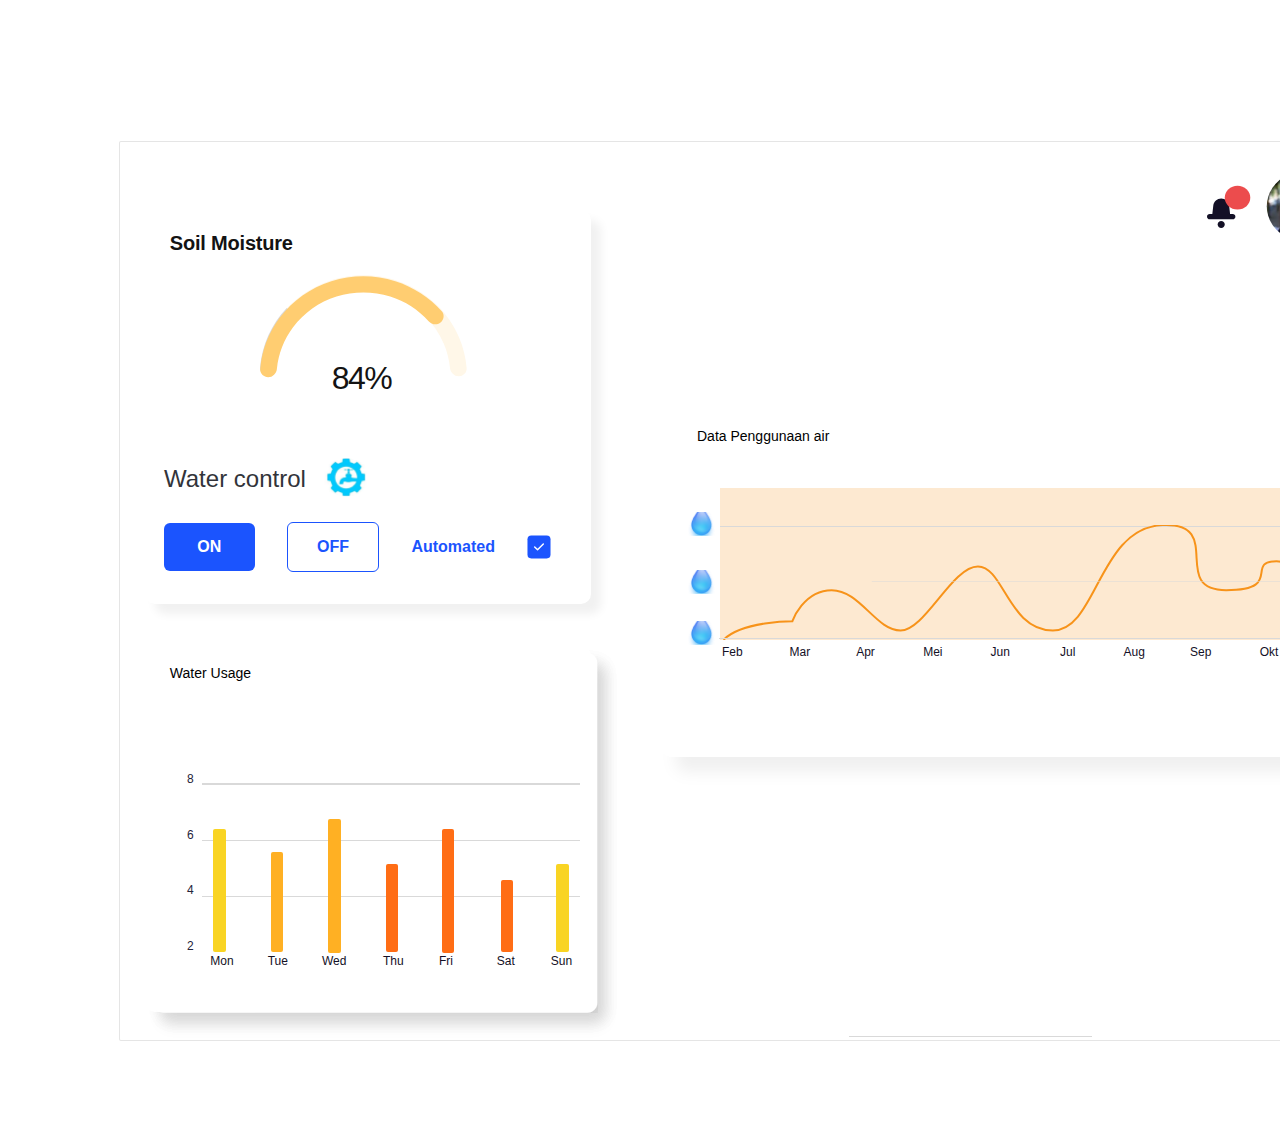
<file: dashbord/index.html>
<!DOCTYPE html>
<html lang="en">
<head>
  <meta charset="UTF-8">
  <meta http-equiv="X-UA-Compatible" content="IE=edge">
  <meta name="viewport" content="width=device-width, initial-scale=1.0">
  <link rel="stylesheet" href="./vars.css">
  <link rel="stylesheet" href="./style.css">
  
  
  <style>
   a,
   button,
   input,
   select,
   h1,
   h2,
   h3,
   h4,
   h5,
   * {
       box-sizing: border-box;
       margin: 0;
       padding: 0;
       border: none;
       text-decoration: none;
       background: none;
   
       -webkit-font-smoothing: antialiased;
   }
   
   menu, ol, ul {
       list-style-type: none;
       margin: 0;
       padding: 0;
   }
   </style>
  <title>Document</title>
</head>
<body>
  <div class="dashbord">
    <div class="dashbord2">
      <img class="rectangle-53" src="rectangle-530.svg" />
      <div class="ph-dots-three-bold"></div>
      <div class="profile2">
        <div class="kali-raymond">Kelompok7</div>
        <img class="triangle-2" src="triangle-20.svg" />
        <div class="chief-manager">Account Manager</div>
        <img class="avatar" src="avatar0.svg" />
      </div>
      <div class="rectangle-78"></div>
      <div class="mask-group">
        <div class="frame">
          <div class="rectangle-71"></div>
          <div class="rectangle-67"></div>
          <img class="vector-1" src="vector-10.svg" />
        </div>
      </div>
      <img class="group-1-5-1" src="group-1-5-10.png" />
      <img class="group-1-5-3" src="group-1-5-30.png" />
      <img class="group-1-5-2" src="group-1-5-20.png" />
      <div class="rectangle-54"></div>
      <div class="water-control">Water Control</div>
      <div class="rectangle-55"></div>
      <div class="rectangle-74"></div>
      <div class="rectangle-76"></div>
      <img class="rectangle-77" src="rectangle-770.svg" />
      <div class="numbers">
        <div class="_0">2</div>
        <div class="_5">4</div>
        <div class="_10">6</div>
        <div class="_15">8</div>
      </div>
      <div class="water-usage">Water Usage</div>
      <div class="data-penggunaan-air">Data Penggunaan air</div>
      <img class="rectangle-69" src="rectangle-690.svg" />
      <div class="rectangle-68"></div>
      <div class="rectangle-72"></div>
      <div class="rectangle-73"></div>
      <div class="rectangle-75"></div>
      <div class="rectangle-79"></div>
      <div class="rectangle-86"></div>
      <div class="rectangle-81"></div>
      <div class="rectangle-82"></div>
      <div class="rectangle-83"></div>
      <div class="rectangle-84"></div>
      <div class="rectangle-85"></div>
      <div class="soil-moisture">Soil Moisture</div>
      <div class="frame2">
        <img class="ellipse-3" src="ellipse-30.svg" />
        <img class="ellipse-4" src="ellipse-40.svg" />
        <div class="_84">84%</div>
        <img class="ellipse-5" src="ellipse-50.svg" />
        <img class="ellipse-42" src="ellipse-41.png" />
      </div>
      <div class="sep">Feb</div>
      <div class="oct">Mar</div>
      <div class="nov">Apr</div>
      <div class="dec">Mei</div>
      <div class="jan">Jun</div>
      <div class="feb">Jul</div>
      <div class="apr">Sep</div>
      <div class="may">Okt</div>
      <div class="jun">Nov</div>
      <div class="jul">Des</div>
      <div class="aug">Aug</div>
      <div class="mon">Mon</div>
      <div class="tue">Tue</div>
      <div class="wed">Wed</div>
      <div class="thu">Thu</div>
      <div class="fri">Fri</div>
      <div class="sat">Sat</div>
      <div class="sun">Sun</div>
      <div class="water-control2">Water control</div>
      <div class="btns-grp-1">
        <div class="input-2">
          <div class="button">ON</div>
        </div>
        <div class="input-3">
          <div class="button2">OFF</div>
        </div>
        <div class="input-4">
          <div class="button2">Automated</div>
        </div>
        <img class="check-lg" src="check-lg0.svg" />
      </div>
      <div class="notification">
        <img class="group-5" src="group-50.svg" />
        <img class="oval" src="oval0.svg" />
        <div class="_22">2</div>
      </div>
      <div class="rectangle-782"></div>
      <div class="ph-dots-three-bold2"></div>
    </div>
  </div>
  
</body>
</html>
</file>
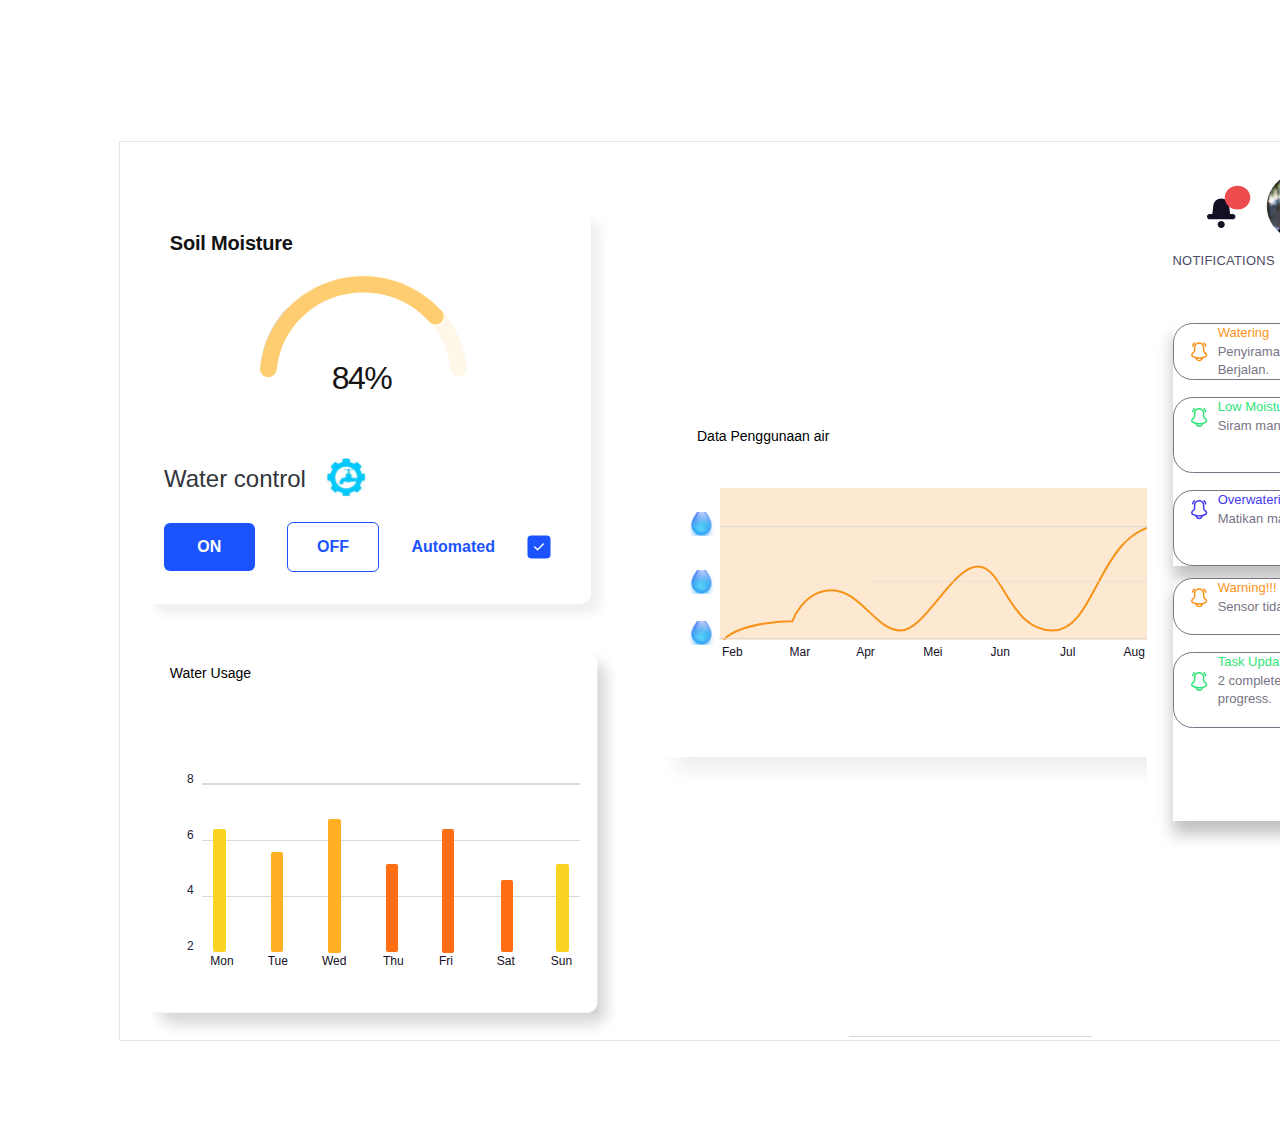
<file: notif/index.html>
<!DOCTYPE html>
<html lang="en">
<head>
  <meta charset="UTF-8">
  <meta http-equiv="X-UA-Compatible" content="IE=edge">
  <meta name="viewport" content="width=device-width, initial-scale=1.0">
  <link rel="stylesheet" href="./vars.css">
  <link rel="stylesheet" href="./style.css">
  
  
  <style>
   a,
   button,
   input,
   select,
   h1,
   h2,
   h3,
   h4,
   h5,
   * {
       box-sizing: border-box;
       margin: 0;
       padding: 0;
       border: none;
       text-decoration: none;
       background: none;
   
       -webkit-font-smoothing: antialiased;
   }
   
   menu, ol, ul {
       list-style-type: none;
       margin: 0;
       padding: 0;
   }
   </style>
  <title>Document</title>
</head>
<body>
  <div class="notif">
    <div class="notif2">
      <img class="rectangle-53" src="rectangle-530.svg" />
      <div class="ph-dots-three-bold"></div>
      <div class="profile2">
        <div class="kali-raymond">Kelompok7</div>
        <img class="triangle-2" src="triangle-20.svg" />
        <div class="chief-manager">Account Manager</div>
        <img class="avatar" src="avatar0.svg" />
      </div>
      <div class="rectangle-78"></div>
      <div class="mask-group">
        <div class="frame">
          <div class="rectangle-71"></div>
          <div class="rectangle-67"></div>
          <img class="vector-1" src="vector-10.svg" />
        </div>
      </div>
      <img class="group-1-5-1" src="group-1-5-10.png" />
      <img class="group-1-5-3" src="group-1-5-30.png" />
      <img class="group-1-5-2" src="group-1-5-20.png" />
      <div class="rectangle-54"></div>
      <div class="water-control">Water Control</div>
      <div class="rectangle-55"></div>
      <div class="rectangle-74"></div>
      <div class="rectangle-76"></div>
      <img class="rectangle-77" src="rectangle-770.svg" />
      <div class="numbers">
        <div class="_0">2</div>
        <div class="_5">4</div>
        <div class="_10">6</div>
        <div class="_15">8</div>
      </div>
      <div class="water-usage">Water Usage</div>
      <div class="data-penggunaan-air">Data Penggunaan air</div>
      <img class="rectangle-69" src="rectangle-690.svg" />
      <div class="rectangle-68"></div>
      <div class="rectangle-72"></div>
      <div class="rectangle-73"></div>
      <div class="rectangle-75"></div>
      <div class="rectangle-79"></div>
      <div class="rectangle-86"></div>
      <div class="rectangle-81"></div>
      <div class="rectangle-82"></div>
      <div class="rectangle-83"></div>
      <div class="rectangle-84"></div>
      <div class="rectangle-85"></div>
      <div class="soil-moisture">Soil Moisture</div>
      <div class="frame2">
        <img class="ellipse-3" src="ellipse-30.svg" />
        <img class="ellipse-4" src="ellipse-40.svg" />
        <div class="_84">84%</div>
        <img class="ellipse-5" src="ellipse-50.svg" />
        <img class="ellipse-42" src="ellipse-41.png" />
      </div>
      <div class="sep">Feb</div>
      <div class="oct">Mar</div>
      <div class="nov">Apr</div>
      <div class="dec">Mei</div>
      <div class="jan">Jun</div>
      <div class="feb">Jul</div>
      <div class="apr">Sep</div>
      <div class="may">Okt</div>
      <div class="jun">Nov</div>
      <div class="jul">Des</div>
      <div class="aug">Aug</div>
      <div class="mon">Mon</div>
      <div class="tue">Tue</div>
      <div class="wed">Wed</div>
      <div class="thu">Thu</div>
      <div class="fri">Fri</div>
      <div class="sat">Sat</div>
      <div class="sun">Sun</div>
      <div class="water-control2">Water control</div>
      <div class="btns-grp-1">
        <div class="input-2">
          <div class="button">ON</div>
        </div>
        <div class="input-3">
          <div class="button2">OFF</div>
        </div>
        <div class="input-4">
          <div class="button2">Automated</div>
        </div>
        <img class="check-lg" src="check-lg0.svg" />
      </div>
      <div class="notification">
        <img class="group-5" src="group-50.svg" />
        <img class="oval" src="oval0.svg" />
        <div class="_22">2</div>
      </div>
      <div class="rectangle-782"></div>
      <div class="ph-dots-three-bold2"></div>
      <img class="rectangle-87" src="rectangle-870.svg" />
      <div class="notifications">
        <div class="notifications2">NOTIFICATIONS</div>
        <div class="see-all">See All</div>
        <div class="auto-layout-vertical">
          <div class="auto-layout-vertical2">
            <div class="auto-layout-horizontal">
              <div class="auto-layout-horizontal2">
                <img class="frame3" src="frame2.svg" />
                <div class="watering-penyiraman-otomatis-sedang-berjalan">
                  <span>
                    <span
                      class="watering-penyiraman-otomatis-sedang-berjalan-span"
                    >
                      Watering
                      <br />
                    </span>
                    <span
                      class="watering-penyiraman-otomatis-sedang-berjalan-span2"
                    >
                      Penyiraman Otomatis Sedang Berjalan.
                    </span>
                  </span>
                </div>
              </div>
              <img class="vector" src="vector0.svg" />
            </div>
          </div>
          <div class="auto-layout-vertical3">
            <div class="auto-layout-horizontal">
              <div class="auto-layout-horizontal2">
                <img class="frame4" src="frame3.svg" />
                <div class="low-moisture-warning-siram-manual-sekarang">
                  <span>
                    <span class="low-moisture-warning-siram-manual-sekarang-span">
                      Low Moisture Warning:
                      <br />
                    </span>
                    <span
                      class="low-moisture-warning-siram-manual-sekarang-span2"
                    >
                      Siram manual sekarang!
                    </span>
                  </span>
                </div>
              </div>
              <img class="vector2" src="vector1.svg" />
            </div>
          </div>
          <div class="auto-layout-vertical3">
            <div class="auto-layout-horizontal">
              <div class="auto-layout-horizontal2">
                <img class="frame5" src="frame4.svg" />
                <div class="overwatering-alert-matikan-manual-sekarang">
                  <span>
                    <span class="overwatering-alert-matikan-manual-sekarang-span">
                      Overwatering Alert:
                      <br />
                    </span>
                    <span
                      class="overwatering-alert-matikan-manual-sekarang-span2"
                    >
                      Matikan manual sekarang!
                    </span>
                  </span>
                </div>
              </div>
              <img class="vector3" src="vector2.svg" />
            </div>
          </div>
        </div>
        <div class="auto-layout-vertical4">
          <div class="auto-layout-vertical2">
            <div class="auto-layout-horizontal">
              <div class="auto-layout-horizontal2">
                <img class="frame6" src="frame5.svg" />
                <div class="warning-sensor-tidak-terbaca">
                  <span>
                    <span class="warning-sensor-tidak-terbaca-span">
                      Warning!!!
                      <br />
                    </span>
                    <span class="warning-sensor-tidak-terbaca-span2">
                      Sensor tidak terbaca
                    </span>
                  </span>
                </div>
              </div>
              <img class="vector4" src="vector3.svg" />
            </div>
          </div>
          <div class="auto-layout-vertical3">
            <div class="auto-layout-horizontal">
              <div class="auto-layout-horizontal2">
                <img class="frame7" src="frame6.svg" />
                <div class="task-update-2-completed-3-pending-2-in-progress">
                  <span>
                    <span
                      class="task-update-2-completed-3-pending-2-in-progress-span"
                    >
                      Task Update:
                      <br />
                    </span>
                    <span
                      class="task-update-2-completed-3-pending-2-in-progress-span2"
                    >
                      2 completed, 3 pending, 2 in progress.
                    </span>
                  </span>
                </div>
              </div>
              <img class="vector5" src="vector4.svg" />
            </div>
          </div>
        </div>
      </div>
    </div>
  </div>
  
</body>
</html>
</file>
<file: dashbord/vars.css>
/* Figma Styles of your File */
:root {
  /* Colors */
  /* Fonts */
  /* Effects */
}
</file>
<file: dashbord/style.css>
.dashbord,
.dashbord * {
  box-sizing: border-box;
}
.dashbord {
  background: #ffffff;
  height: 1136px;
  position: relative;
}
.dashbord2 {
  background: #ffffff;
  border-radius: 2px;
  border-style: solid;
  border-color: rgba(0, 0, 0, 0.1);
  border-width: 1px;
  width: 1440px;
  height: 900px;
  position: absolute;
  left: 119px;
  top: 141px;
  overflow: hidden;
}
.rectangle-53 {
  border-radius: 0px;
  width: 830.79px;
  height: 853px;
  position: absolute;
  left: 541px;
  top: 258px;
  overflow: visible;
}
.ph-dots-three-bold {
  width: 25px;
  height: 25px;
  position: absolute;
  left: 1134px;
  top: 720px;
  overflow: hidden;
}
.profile {
  position: absolute;
  inset: 0;
}
.profile2 {
  width: 255.31px;
  height: 71.74px;
  position: static;
}
.kali-raymond {
  color: #131026;
  text-align: left;
  font-family: "Montserrat-Regular", sans-serif;
  font-size: 15px;
  font-weight: 400;
  position: absolute;
  right: 4.64%;
  left: 85.96%;
  width: 9.4%;
  top: calc(50% - 397px);
  height: 18px;
}
.triangle-2 {
  width: 0.77%;
  height: 0.5%;
  position: absolute;
  right: 2.56%;
  left: 96.67%;
  bottom: 91.41%;
  top: 8.09%;
  overflow: visible;
}
.chief-manager {
  color: #6c708c;
  text-align: left;
  font-family: "Montserrat-Regular", sans-serif;
  font-size: 12px;
  font-weight: 400;
  position: absolute;
  right: 4.7%;
  left: 86.07%;
  width: 9.23%;
  top: calc(50% - 378px);
  height: 15px;
}
.avatar {
  width: 5.34%;
  height: 7.97%;
  position: absolute;
  right: 14.96%;
  left: 79.71%;
  bottom: 88.81%;
  top: 3.22%;
  overflow: visible;
}
.rectangle-78 {
  background: #d9d9d9;
  width: 243px;
  height: 1px;
  position: absolute;
  left: 140px;
  top: 715px;
  transform-origin: 0 0;
  transform: rotate(0deg) scale(1, -1);
}
.group-30 {
  position: absolute;
  inset: 0;
}
.mask-group {
  width: 714px;
  height: 152px;
  position: static;
}
.frame {
  width: 714px;
  height: 152px;
  position: absolute;
  left: 600px;
  top: 346px;
}
.mask-group2 {
  position: absolute;
  inset: 0;
}
.rectangle-71 {
  background: #fde9d1;
  width: 715.89px;
  height: 152.38px;
  position: absolute;
  left: 0px;
  top: 0px;
}
.rectangle-67 {
  background: #d9d9d9;
  width: 714.15px;
  height: 1.2px;
  position: absolute;
  left: 0px;
  top: 38px;
}
.vector-1 {
  width: 712.6px;
  height: 114.75px;
  position: absolute;
  left: 3px;
  top: 37px;
  overflow: visible;
}
.group-1-5-1 {
  width: 31.05px;
  height: 23.91px;
  position: absolute;
  left: 567px;
  top: 428px;
  object-fit: cover;
}
.group-1-5-3 {
  width: 31.05px;
  height: 23.91px;
  position: absolute;
  left: 567px;
  top: 479px;
  object-fit: cover;
}
.group-1-5-2 {
  width: 31.05px;
  height: 23.91px;
  position: absolute;
  left: 567px;
  top: 370px;
  object-fit: cover;
}
.rectangle-54 {
  background: #ffffff;
  border-radius: 10px;
  width: 446px;
  height: 394px;
  position: absolute;
  left: 25px;
  top: 68px;
  box-shadow: 10px 10px 10px 0px rgba(0, 0, 0, 0.06);
}
.water-control {
  color: #ffffff;
  text-align: center;
  font-family: "Mulish-Bold", sans-serif;
  font-size: 14px;
  font-weight: 700;
  position: absolute;
  left: 177.14px;
  top: 408.32px;
  width: 147.49px;
  height: 21.52px;
}
.rectangle-55 {
  background: #ffffff;
  border-radius: 10px;
  width: 445.57px;
  height: 360.99px;
  position: absolute;
  left: 25px;
  top: 503.94px;
  box-shadow: 15px 15px 15px 0px rgba(0, 0, 0, 0.06);
}
.rectangle-74 {
  background: #ffffff;
  border-radius: 10px;
  width: 445.57px;
  height: 360.99px;
  position: absolute;
  left: 25px;
  top: 503.94px;
  box-shadow: 15px 15px 15px 0px rgba(0, 0, 0, 0.06);
}
.rectangle-76 {
  background: #ffffff;
  border-radius: 10px;
  width: 445.57px;
  height: 360.99px;
  position: absolute;
  left: 25px;
  top: 508.73px;
  box-shadow: 15px 15px 15px 0px rgba(0, 0, 0, 0.06);
}
.rectangle-77 {
  border-radius: 0px;
  width: 445.57px;
  height: 360.99px;
  position: absolute;
  left: 32.76px;
  top: 509.92px;
  overflow: visible;
}
.numbers {
  width: 23.17px;
  height: 192.07px;
  position: static;
}
._0 {
  color: #25233a;
  text-align: right;
  font-family: "Poppins-Regular", sans-serif;
  font-size: 12px;
  font-weight: 400;
  position: absolute;
  right: 94.87%;
  left: 3.52%;
  width: 1.61%;
  top: calc(50% - -348.2px);
  height: 24.52px;
}
._5 {
  color: #25233a;
  text-align: right;
  font-family: "Poppins-Regular", sans-serif;
  font-size: 12px;
  font-weight: 400;
  position: absolute;
  right: 94.87%;
  left: 3.52%;
  width: 1.61%;
  top: calc(50% - -292.35px);
  height: 24.52px;
}
._10 {
  color: #25233a;
  text-align: right;
  font-family: "Poppins-Regular", sans-serif;
  font-size: 12px;
  font-weight: 400;
  position: absolute;
  right: 94.87%;
  left: 3.52%;
  width: 1.61%;
  top: calc(50% - -236.5px);
  height: 24.52px;
}
._15 {
  color: #25233a;
  text-align: right;
  font-family: "Poppins-Regular", sans-serif;
  font-size: 12px;
  font-weight: 400;
  position: absolute;
  right: 94.87%;
  left: 3.52%;
  width: 1.61%;
  top: calc(50% - -180.65px);
  height: 24.52px;
}
.water-usage {
  color: #000000;
  text-align: left;
  font-family: "Poppins-Medium", sans-serif;
  font-size: 14px;
  font-weight: 500;
  position: absolute;
  left: 49.84px;
  top: 523.07px;
  width: 142.83px;
  height: 25.1px;
}
.data-penggunaan-air {
  color: #000000;
  text-align: left;
  font-family: "Poppins-Medium", sans-serif;
  font-size: 14px;
  font-weight: 500;
  position: absolute;
  left: 577px;
  top: 286px;
  width: 235.98px;
  height: 25.1px;
}
.rectangle-69 {
  width: 714.15px;
  height: 1.2px;
  position: absolute;
  left: 607px;
  top: 439px;
  overflow: visible;
}
.rectangle-68 {
  background: #d9d9d9;
  width: 714.15px;
  height: 1.2px;
  position: absolute;
  left: 599px;
  top: 496px;
}
.rectangle-72 {
  background: #d9d9d9;
  width: 377.26px;
  height: 1.2px;
  position: absolute;
  left: 82.44px;
  top: 641.41px;
}
.rectangle-73 {
  background: #d9d9d9;
  width: 377.26px;
  height: 1.2px;
  position: absolute;
  left: 82.44px;
  top: 697.59px;
}
.rectangle-75 {
  background: #d9d9d9;
  width: 377.26px;
  height: 1.2px;
  position: absolute;
  left: 82.44px;
  top: 754.96px;
  transform-origin: 0 0;
  transform: rotate(0deg) scale(1, -1);
}
.rectangle-79 {
  background: #f9d423;
  border-radius: 2px;
  width: 12.42px;
  height: 123.12px;
  position: absolute;
  left: 93.31px;
  top: 686.83px;
}
.rectangle-86 {
  background: #ffb023;
  border-radius: 2px;
  width: 12.42px;
  height: 100.41px;
  position: absolute;
  left: 150.75px;
  top: 709.54px;
}
.rectangle-81 {
  background: #ffb023;
  border-radius: 2px;
  width: 12.42px;
  height: 133.88px;
  position: absolute;
  left: 208.19px;
  top: 677.27px;
}
.rectangle-82 {
  background: #ff6d15;
  border-radius: 2px;
  width: 12.42px;
  height: 88.45px;
  position: absolute;
  left: 265.64px;
  top: 721.5px;
}
.rectangle-83 {
  background: #ff6d15;
  border-radius: 2px;
  width: 12.42px;
  height: 124.31px;
  position: absolute;
  left: 321.53px;
  top: 686.83px;
}
.rectangle-84 {
  background: #ff6d15;
  border-radius: 2px;
  width: 12.42px;
  height: 71.72px;
  position: absolute;
  left: 380.52px;
  top: 738.23px;
}
.rectangle-85 {
  background: #f9d423;
  border-radius: 2px;
  width: 12.42px;
  height: 88.45px;
  position: absolute;
  left: 436.41px;
  top: 721.5px;
}
.soil-moisture {
  color: var(--black, #131313);
  text-align: left;
  font-family: "Inter-SemiBold", sans-serif;
  font-size: 20px;
  letter-spacing: -0.2px;
  font-weight: 600;
  position: absolute;
  left: 49.84px;
  top: 89.54px;
  width: 192.51px;
  height: 28.69px;
}
.frame2 {
  width: 326.21px;
  height: 121.92px;
  position: absolute;
  left: 138.78px;
  top: 133.24px;
}
.ellipse-3 {
  border-radius: 0px;
  width: 209.39px;
  height: 102px;
  position: absolute;
  left: 0px;
  top: 0px;
  overflow: visible;
}
.ellipse-4 {
  border-radius: 0px;
  width: 40.59px;
  height: 69.82px;
  position: absolute;
  left: 0px;
  top: 32.18px;
  overflow: visible;
}
._84 {
  color: var(--black, #131313);
  text-align: center;
  font-family: "Inter-Medium", sans-serif;
  font-size: 32px;
  letter-spacing: -1.59px;
  font-weight: 500;
  position: absolute;
  left: calc(50% - 90.05px);
  bottom: -0.08px;
  display: flex;
  align-items: center;
  justify-content: center;
}
.ellipse-5 {
  border-radius: 0px;
  width: 189.39px;
  height: 102px;
  position: absolute;
  left: 0px;
  top: 1px;
  overflow: visible;
}
.ellipse-42 {
  border-radius: 50%;
  width: 51.23px;
  height: 39.45px;
  position: absolute;
  left: 62.22px;
  top: 182.76px;
  object-fit: cover;
}
.month {
  position: absolute;
  inset: 0;
}
.sep {
  color: #131026;
  text-align: center;
  font-family: "Montserrat-Regular", sans-serif;
  font-size: 12px;
  font-weight: 400;
  position: absolute;
  right: 56.01%;
  left: 41.18%;
  width: 2.81%;
  bottom: 35.44%;
  top: 56%;
  height: 8.56%;
}
.oct {
  color: #131026;
  text-align: center;
  font-family: "Montserrat-Regular", sans-serif;
  font-size: 12px;
  font-weight: 400;
  position: absolute;
  right: 51.32%;
  left: 45.87%;
  width: 2.81%;
  bottom: 35.44%;
  top: 56%;
  height: 8.56%;
}
.nov {
  color: #131026;
  text-align: center;
  font-family: "Montserrat-Regular", sans-serif;
  font-size: 12px;
  font-weight: 400;
  position: absolute;
  right: 46.75%;
  left: 50.44%;
  width: 2.81%;
  bottom: 35.44%;
  top: 56%;
  height: 8.56%;
}
.dec {
  color: #131026;
  text-align: center;
  font-family: "Montserrat-Regular", sans-serif;
  font-size: 12px;
  font-weight: 400;
  position: absolute;
  right: 42.06%;
  left: 55.12%;
  width: 2.81%;
  bottom: 35.44%;
  top: 56%;
  height: 8.56%;
}
.jan {
  color: #131026;
  text-align: center;
  font-family: "Montserrat-Regular", sans-serif;
  font-size: 12px;
  font-weight: 400;
  position: absolute;
  right: 37.38%;
  left: 59.81%;
  width: 2.81%;
  bottom: 35.44%;
  top: 56%;
  height: 8.56%;
}
.feb {
  color: #131026;
  text-align: center;
  font-family: "Montserrat-Regular", sans-serif;
  font-size: 12px;
  font-weight: 400;
  position: absolute;
  right: 32.69%;
  left: 64.5%;
  width: 2.81%;
  bottom: 35.44%;
  top: 56%;
  height: 8.56%;
}
.apr {
  color: #131026;
  text-align: center;
  font-family: "Montserrat-Regular", sans-serif;
  font-size: 12px;
  font-weight: 400;
  position: absolute;
  right: 23.44%;
  left: 73.75%;
  width: 2.81%;
  bottom: 35.44%;
  top: 56%;
  height: 8.56%;
}
.may {
  color: #131026;
  text-align: center;
  font-family: "Montserrat-Regular", sans-serif;
  font-size: 12px;
  font-weight: 400;
  position: absolute;
  right: 18.63%;
  left: 78.44%;
  width: 2.93%;
  bottom: 35.44%;
  top: 56%;
  height: 8.56%;
}
.jun {
  color: #131026;
  text-align: center;
  font-family: "Montserrat-Regular", sans-serif;
  font-size: 12px;
  font-weight: 400;
  position: absolute;
  right: 13.94%;
  left: 83.24%;
  width: 2.81%;
  bottom: 35.44%;
  top: 56%;
  height: 8.56%;
}
.jul {
  color: #131026;
  text-align: center;
  font-family: "Montserrat-Regular", sans-serif;
  font-size: 12px;
  font-weight: 400;
  position: absolute;
  right: 9.37%;
  left: 87.81%;
  width: 2.81%;
  bottom: 35.44%;
  top: 56%;
  height: 8.56%;
}
.aug {
  color: #131026;
  text-align: center;
  font-family: "Montserrat-Regular", sans-serif;
  font-size: 12px;
  font-weight: 400;
  position: absolute;
  right: 28%;
  left: 69.07%;
  width: 2.93%;
  bottom: 35.44%;
  top: 56%;
  height: 8.56%;
}
.days {
  position: absolute;
  inset: 0;
}
.mon {
  color: #131026;
  text-align: center;
  font-family: "Poppins-Regular", sans-serif;
  font-size: 12px;
  font-weight: 400;
  position: absolute;
  right: 90.89%;
  left: 5.07%;
  width: 4.04%;
  top: calc(50% - -363px);
  height: 51px;
}
.tue {
  color: #131026;
  text-align: center;
  font-family: "Poppins-Regular", sans-serif;
  font-size: 12px;
  font-weight: 400;
  position: absolute;
  right: 87.83%;
  left: 9.77%;
  width: 2.41%;
  top: calc(50% - -363px);
  height: 25.52px;
}
.wed {
  color: #131026;
  text-align: center;
  font-family: "Poppins-Regular", sans-serif;
  font-size: 12px;
  font-weight: 400;
  position: absolute;
  right: 83.23%;
  left: 13.04%;
  width: 3.72%;
  top: calc(50% - -363px);
  height: 51px;
}
.thu {
  color: #131026;
  text-align: center;
  font-family: "Poppins-Regular", sans-serif;
  font-size: 12px;
  font-weight: 400;
  position: absolute;
  right: 79.8%;
  left: 17.8%;
  width: 2.41%;
  top: calc(50% - -363px);
  height: 25.52px;
}
.fri {
  color: #131026;
  text-align: center;
  font-family: "Poppins-Regular", sans-serif;
  font-size: 12px;
  font-weight: 400;
  position: absolute;
  right: 76.14%;
  left: 21.46%;
  width: 2.41%;
  top: calc(50% - -363px);
  height: 25.52px;
}
.sat {
  color: #131026;
  text-align: center;
  font-family: "Poppins-Regular", sans-serif;
  font-size: 12px;
  font-weight: 400;
  position: absolute;
  right: 71.98%;
  left: 25.62%;
  width: 2.41%;
  top: calc(50% - -363px);
  height: 25.52px;
}
.sun {
  color: #131026;
  text-align: center;
  font-family: "Poppins-Regular", sans-serif;
  font-size: 12px;
  font-weight: 400;
  position: absolute;
  right: 67.36%;
  left: 28.76%;
  width: 3.88%;
  top: calc(50% - -363px);
  height: 31.1px;
}
.buttons-info {
  position: absolute;
  inset: 0;
}
.water-control2 {
  color: var(--heading-heading-c1, #32343a);
  text-align: left;
  font-family: "Inter-Medium", sans-serif;
  font-size: 24px;
  font-weight: 500;
  position: absolute;
  left: 44px;
  top: 323px;
  width: 387px;
  height: 27.95px;
}
.btns-grp-1 {
  display: flex;
  flex-direction: row;
  gap: 32px;
  align-items: center;
  justify-content: flex-start;
  width: 387px;
  height: 47.22px;
  position: absolute;
  left: 44px;
  top: 381.78px;
}
.input-2 {
  background: var(--primary-blue-500, #1b54fe);
  border-radius: 6px;
  padding: 15px 8px 15px 8px;
  display: flex;
  flex-direction: row;
  gap: 0px;
  align-items: center;
  justify-content: center;
  flex: 1;
  position: relative;
}
.button {
  color: #ffffff;
  text-align: left;
  font-family: "Inter-SemiBold", sans-serif;
  font-size: 16px;
  font-weight: 600;
  position: relative;
}
.input-3 {
  border-radius: 6px;
  border-style: solid;
  border-color: var(--primary-blue-500, #1b54fe);
  border-width: 1px;
  padding: 15px 8px 15px 8px;
  display: flex;
  flex-direction: row;
  gap: 0px;
  align-items: center;
  justify-content: center;
  flex: 1;
  position: relative;
}
.button2 {
  color: var(--primary-blue-500, #1b54fe);
  text-align: left;
  font-family: "Inter-SemiBold", sans-serif;
  font-size: 16px;
  font-weight: 600;
  position: relative;
}
.input-4 {
  display: flex;
  flex-direction: row;
  gap: 0px;
  align-items: center;
  justify-content: center;
  flex: 1;
  position: relative;
}
.check-lg {
  flex-shrink: 0;
  width: 24px;
  height: 24px;
  position: relative;
  overflow: visible;
}
.notification {
  width: 3.06%;
  height: 11.45%;
  position: absolute;
  right: 21.39%;
  left: 75.56%;
  bottom: 90.44%;
  top: -1.89%;
  overflow: hidden;
}
.group-5 {
  width: 66.79%;
  height: 28.76%;
  position: absolute;
  right: 33.21%;
  left: 0%;
  bottom: 0%;
  top: 71.24%;
  overflow: visible;
}
._2 {
  position: absolute;
  inset: 0;
}
.oval {
  width: 61.29%;
  height: 24.84%;
  position: absolute;
  right: 0%;
  left: 38.71%;
  bottom: 17%;
  top: 58.16%;
  overflow: visible;
}
._22 {
  color: #ffffff;
  text-align: center;
  font-family: "Montserrat-Medium", sans-serif;
  font-size: 9px;
  font-weight: 500;
  position: absolute;
  right: 22.58%;
  left: 61.29%;
  width: 16.13%;
  top: calc(50% - 51.5px);
  height: 20.9px;
}
.rectangle-782 {
  background: #d9d9d9;
  width: 243px;
  height: 1px;
  position: absolute;
  left: 729px;
  top: 895px;
  transform-origin: 0 0;
  transform: rotate(0deg) scale(1, -1);
}
.ph-dots-three-bold2 {
  width: 25px;
  height: 25px;
  position: absolute;
  left: 1269px;
  top: 852px;
  overflow: hidden;
}
</file>
<file: notif/vars.css>
/* Figma Styles of your File */
:root {
  /* Colors */
  /* Fonts */
  /* Effects */
}
</file>
<file: notif/style.css>
.notif,
.notif * {
  box-sizing: border-box;
}
.notif {
  background: #ffffff;
  height: 1136px;
  position: relative;
}
.notif2 {
  background: #ffffff;
  border-radius: 2px;
  border-style: solid;
  border-color: rgba(0, 0, 0, 0.1);
  border-width: 1px;
  width: 1440px;
  height: 900px;
  position: absolute;
  left: 119px;
  top: 141px;
  overflow: hidden;
}
.rectangle-53 {
  border-radius: 0px;
  width: 830.79px;
  height: 853px;
  position: absolute;
  left: 541px;
  top: 258px;
  overflow: visible;
}
.ph-dots-three-bold {
  width: 25px;
  height: 25px;
  position: absolute;
  left: 1134px;
  top: 720px;
  overflow: hidden;
}
.profile {
  position: absolute;
  inset: 0;
}
.profile2 {
  width: 255.31px;
  height: 71.74px;
  position: static;
}
.kali-raymond {
  color: #131026;
  text-align: left;
  font-family: "Montserrat-Regular", sans-serif;
  font-size: 15px;
  font-weight: 400;
  position: absolute;
  right: 4.64%;
  left: 85.96%;
  width: 9.4%;
  top: calc(50% - 397px);
  height: 18px;
}
.triangle-2 {
  width: 0.77%;
  height: 0.5%;
  position: absolute;
  right: 2.56%;
  left: 96.67%;
  bottom: 91.41%;
  top: 8.09%;
  overflow: visible;
}
.chief-manager {
  color: #6c708c;
  text-align: left;
  font-family: "Montserrat-Regular", sans-serif;
  font-size: 12px;
  font-weight: 400;
  position: absolute;
  right: 4.7%;
  left: 86.07%;
  width: 9.23%;
  top: calc(50% - 378px);
  height: 15px;
}
.avatar {
  width: 5.34%;
  height: 7.97%;
  position: absolute;
  right: 14.96%;
  left: 79.71%;
  bottom: 88.81%;
  top: 3.22%;
  overflow: visible;
}
.rectangle-78 {
  background: #d9d9d9;
  width: 243px;
  height: 1px;
  position: absolute;
  left: 140px;
  top: 715px;
  transform-origin: 0 0;
  transform: rotate(0deg) scale(1, -1);
}
.group-30 {
  position: absolute;
  inset: 0;
}
.mask-group {
  width: 714px;
  height: 152px;
  position: static;
}
.frame {
  width: 714px;
  height: 152px;
  position: absolute;
  left: 600px;
  top: 346px;
}
.mask-group2 {
  position: absolute;
  inset: 0;
}
.rectangle-71 {
  background: #fde9d1;
  width: 715.89px;
  height: 152.38px;
  position: absolute;
  left: 0px;
  top: 0px;
}
.rectangle-67 {
  background: #d9d9d9;
  width: 714.15px;
  height: 1.2px;
  position: absolute;
  left: 0px;
  top: 38px;
}
.vector-1 {
  width: 712.6px;
  height: 114.75px;
  position: absolute;
  left: 3px;
  top: 37px;
  overflow: visible;
}
.group-1-5-1 {
  width: 31.05px;
  height: 23.91px;
  position: absolute;
  left: 567px;
  top: 428px;
  object-fit: cover;
}
.group-1-5-3 {
  width: 31.05px;
  height: 23.91px;
  position: absolute;
  left: 567px;
  top: 479px;
  object-fit: cover;
}
.group-1-5-2 {
  width: 31.05px;
  height: 23.91px;
  position: absolute;
  left: 567px;
  top: 370px;
  object-fit: cover;
}
.rectangle-54 {
  background: #ffffff;
  border-radius: 10px;
  width: 446px;
  height: 394px;
  position: absolute;
  left: 25px;
  top: 68px;
  box-shadow: 10px 10px 10px 0px rgba(0, 0, 0, 0.06);
}
.water-control {
  color: #ffffff;
  text-align: center;
  font-family: "Mulish-Bold", sans-serif;
  font-size: 14px;
  font-weight: 700;
  position: absolute;
  left: 177.14px;
  top: 408.32px;
  width: 147.49px;
  height: 21.52px;
}
.rectangle-55 {
  background: #ffffff;
  border-radius: 10px;
  width: 445.57px;
  height: 360.99px;
  position: absolute;
  left: 25px;
  top: 503.94px;
  box-shadow: 15px 15px 15px 0px rgba(0, 0, 0, 0.06);
}
.rectangle-74 {
  background: #ffffff;
  border-radius: 10px;
  width: 445.57px;
  height: 360.99px;
  position: absolute;
  left: 25px;
  top: 503.94px;
  box-shadow: 15px 15px 15px 0px rgba(0, 0, 0, 0.06);
}
.rectangle-76 {
  background: #ffffff;
  border-radius: 10px;
  width: 445.57px;
  height: 360.99px;
  position: absolute;
  left: 25px;
  top: 508.73px;
  box-shadow: 15px 15px 15px 0px rgba(0, 0, 0, 0.06);
}
.rectangle-77 {
  border-radius: 0px;
  width: 445.57px;
  height: 360.99px;
  position: absolute;
  left: 32.76px;
  top: 509.92px;
  overflow: visible;
}
.numbers {
  width: 23.17px;
  height: 192.07px;
  position: static;
}
._0 {
  color: #25233a;
  text-align: right;
  font-family: "Poppins-Regular", sans-serif;
  font-size: 12px;
  font-weight: 400;
  position: absolute;
  right: 94.87%;
  left: 3.52%;
  width: 1.61%;
  top: calc(50% - -348.2px);
  height: 24.52px;
}
._5 {
  color: #25233a;
  text-align: right;
  font-family: "Poppins-Regular", sans-serif;
  font-size: 12px;
  font-weight: 400;
  position: absolute;
  right: 94.87%;
  left: 3.52%;
  width: 1.61%;
  top: calc(50% - -292.35px);
  height: 24.52px;
}
._10 {
  color: #25233a;
  text-align: right;
  font-family: "Poppins-Regular", sans-serif;
  font-size: 12px;
  font-weight: 400;
  position: absolute;
  right: 94.87%;
  left: 3.52%;
  width: 1.61%;
  top: calc(50% - -236.5px);
  height: 24.52px;
}
._15 {
  color: #25233a;
  text-align: right;
  font-family: "Poppins-Regular", sans-serif;
  font-size: 12px;
  font-weight: 400;
  position: absolute;
  right: 94.87%;
  left: 3.52%;
  width: 1.61%;
  top: calc(50% - -180.65px);
  height: 24.52px;
}
.water-usage {
  color: #000000;
  text-align: left;
  font-family: "Poppins-Medium", sans-serif;
  font-size: 14px;
  font-weight: 500;
  position: absolute;
  left: 49.84px;
  top: 523.07px;
  width: 142.83px;
  height: 25.1px;
}
.data-penggunaan-air {
  color: #000000;
  text-align: left;
  font-family: "Poppins-Medium", sans-serif;
  font-size: 14px;
  font-weight: 500;
  position: absolute;
  left: 577px;
  top: 286px;
  width: 235.98px;
  height: 25.1px;
}
.rectangle-69 {
  width: 714.15px;
  height: 1.2px;
  position: absolute;
  left: 607px;
  top: 439px;
  overflow: visible;
}
.rectangle-68 {
  background: #d9d9d9;
  width: 714.15px;
  height: 1.2px;
  position: absolute;
  left: 599px;
  top: 496px;
}
.rectangle-72 {
  background: #d9d9d9;
  width: 377.26px;
  height: 1.2px;
  position: absolute;
  left: 82.44px;
  top: 641.41px;
}
.rectangle-73 {
  background: #d9d9d9;
  width: 377.26px;
  height: 1.2px;
  position: absolute;
  left: 82.44px;
  top: 697.59px;
}
.rectangle-75 {
  background: #d9d9d9;
  width: 377.26px;
  height: 1.2px;
  position: absolute;
  left: 82.44px;
  top: 754.96px;
  transform-origin: 0 0;
  transform: rotate(0deg) scale(1, -1);
}
.rectangle-79 {
  background: #f9d423;
  border-radius: 2px;
  width: 12.42px;
  height: 123.12px;
  position: absolute;
  left: 93.31px;
  top: 686.83px;
}
.rectangle-86 {
  background: #ffb023;
  border-radius: 2px;
  width: 12.42px;
  height: 100.41px;
  position: absolute;
  left: 150.75px;
  top: 709.54px;
}
.rectangle-81 {
  background: #ffb023;
  border-radius: 2px;
  width: 12.42px;
  height: 133.88px;
  position: absolute;
  left: 208.19px;
  top: 677.27px;
}
.rectangle-82 {
  background: #ff6d15;
  border-radius: 2px;
  width: 12.42px;
  height: 88.45px;
  position: absolute;
  left: 265.64px;
  top: 721.5px;
}
.rectangle-83 {
  background: #ff6d15;
  border-radius: 2px;
  width: 12.42px;
  height: 124.31px;
  position: absolute;
  left: 321.53px;
  top: 686.83px;
}
.rectangle-84 {
  background: #ff6d15;
  border-radius: 2px;
  width: 12.42px;
  height: 71.72px;
  position: absolute;
  left: 380.52px;
  top: 738.23px;
}
.rectangle-85 {
  background: #f9d423;
  border-radius: 2px;
  width: 12.42px;
  height: 88.45px;
  position: absolute;
  left: 436.41px;
  top: 721.5px;
}
.soil-moisture {
  color: var(--black, #131313);
  text-align: left;
  font-family: "Inter-SemiBold", sans-serif;
  font-size: 20px;
  letter-spacing: -0.2px;
  font-weight: 600;
  position: absolute;
  left: 49.84px;
  top: 89.54px;
  width: 192.51px;
  height: 28.69px;
}
.frame2 {
  width: 326.21px;
  height: 121.92px;
  position: absolute;
  left: 138.78px;
  top: 133.24px;
}
.ellipse-3 {
  border-radius: 0px;
  width: 209.39px;
  height: 102px;
  position: absolute;
  left: 0px;
  top: 0px;
  overflow: visible;
}
.ellipse-4 {
  border-radius: 0px;
  width: 40.59px;
  height: 69.82px;
  position: absolute;
  left: 0px;
  top: 32.18px;
  overflow: visible;
}
._84 {
  color: var(--black, #131313);
  text-align: center;
  font-family: "Inter-Medium", sans-serif;
  font-size: 32px;
  letter-spacing: -1.59px;
  font-weight: 500;
  position: absolute;
  left: calc(50% - 90.05px);
  bottom: -0.08px;
  display: flex;
  align-items: center;
  justify-content: center;
}
.ellipse-5 {
  border-radius: 0px;
  width: 189.39px;
  height: 102px;
  position: absolute;
  left: 0px;
  top: 1px;
  overflow: visible;
}
.ellipse-42 {
  border-radius: 50%;
  width: 51.23px;
  height: 39.45px;
  position: absolute;
  left: 62.22px;
  top: 182.76px;
  object-fit: cover;
}
.month {
  position: absolute;
  inset: 0;
}
.sep {
  color: #131026;
  text-align: center;
  font-family: "Montserrat-Regular", sans-serif;
  font-size: 12px;
  font-weight: 400;
  position: absolute;
  right: 56.01%;
  left: 41.18%;
  width: 2.81%;
  bottom: 35.44%;
  top: 56%;
  height: 8.56%;
}
.oct {
  color: #131026;
  text-align: center;
  font-family: "Montserrat-Regular", sans-serif;
  font-size: 12px;
  font-weight: 400;
  position: absolute;
  right: 51.32%;
  left: 45.87%;
  width: 2.81%;
  bottom: 35.44%;
  top: 56%;
  height: 8.56%;
}
.nov {
  color: #131026;
  text-align: center;
  font-family: "Montserrat-Regular", sans-serif;
  font-size: 12px;
  font-weight: 400;
  position: absolute;
  right: 46.75%;
  left: 50.44%;
  width: 2.81%;
  bottom: 35.44%;
  top: 56%;
  height: 8.56%;
}
.dec {
  color: #131026;
  text-align: center;
  font-family: "Montserrat-Regular", sans-serif;
  font-size: 12px;
  font-weight: 400;
  position: absolute;
  right: 42.06%;
  left: 55.12%;
  width: 2.81%;
  bottom: 35.44%;
  top: 56%;
  height: 8.56%;
}
.jan {
  color: #131026;
  text-align: center;
  font-family: "Montserrat-Regular", sans-serif;
  font-size: 12px;
  font-weight: 400;
  position: absolute;
  right: 37.38%;
  left: 59.81%;
  width: 2.81%;
  bottom: 35.44%;
  top: 56%;
  height: 8.56%;
}
.feb {
  color: #131026;
  text-align: center;
  font-family: "Montserrat-Regular", sans-serif;
  font-size: 12px;
  font-weight: 400;
  position: absolute;
  right: 32.69%;
  left: 64.5%;
  width: 2.81%;
  bottom: 35.44%;
  top: 56%;
  height: 8.56%;
}
.apr {
  color: #131026;
  text-align: center;
  font-family: "Montserrat-Regular", sans-serif;
  font-size: 12px;
  font-weight: 400;
  position: absolute;
  right: 23.44%;
  left: 73.75%;
  width: 2.81%;
  bottom: 35.44%;
  top: 56%;
  height: 8.56%;
}
.may {
  color: #131026;
  text-align: center;
  font-family: "Montserrat-Regular", sans-serif;
  font-size: 12px;
  font-weight: 400;
  position: absolute;
  right: 18.63%;
  left: 78.44%;
  width: 2.93%;
  bottom: 35.44%;
  top: 56%;
  height: 8.56%;
}
.jun {
  color: #131026;
  text-align: center;
  font-family: "Montserrat-Regular", sans-serif;
  font-size: 12px;
  font-weight: 400;
  position: absolute;
  right: 13.94%;
  left: 83.24%;
  width: 2.81%;
  bottom: 35.44%;
  top: 56%;
  height: 8.56%;
}
.jul {
  color: #131026;
  text-align: center;
  font-family: "Montserrat-Regular", sans-serif;
  font-size: 12px;
  font-weight: 400;
  position: absolute;
  right: 9.37%;
  left: 87.81%;
  width: 2.81%;
  bottom: 35.44%;
  top: 56%;
  height: 8.56%;
}
.aug {
  color: #131026;
  text-align: center;
  font-family: "Montserrat-Regular", sans-serif;
  font-size: 12px;
  font-weight: 400;
  position: absolute;
  right: 28%;
  left: 69.07%;
  width: 2.93%;
  bottom: 35.44%;
  top: 56%;
  height: 8.56%;
}
.days {
  position: absolute;
  inset: 0;
}
.mon {
  color: #131026;
  text-align: center;
  font-family: "Poppins-Regular", sans-serif;
  font-size: 12px;
  font-weight: 400;
  position: absolute;
  right: 90.89%;
  left: 5.07%;
  width: 4.04%;
  top: calc(50% - -363px);
  height: 51px;
}
.tue {
  color: #131026;
  text-align: center;
  font-family: "Poppins-Regular", sans-serif;
  font-size: 12px;
  font-weight: 400;
  position: absolute;
  right: 87.83%;
  left: 9.77%;
  width: 2.41%;
  top: calc(50% - -363px);
  height: 25.52px;
}
.wed {
  color: #131026;
  text-align: center;
  font-family: "Poppins-Regular", sans-serif;
  font-size: 12px;
  font-weight: 400;
  position: absolute;
  right: 83.23%;
  left: 13.04%;
  width: 3.72%;
  top: calc(50% - -363px);
  height: 51px;
}
.thu {
  color: #131026;
  text-align: center;
  font-family: "Poppins-Regular", sans-serif;
  font-size: 12px;
  font-weight: 400;
  position: absolute;
  right: 79.8%;
  left: 17.8%;
  width: 2.41%;
  top: calc(50% - -363px);
  height: 25.52px;
}
.fri {
  color: #131026;
  text-align: center;
  font-family: "Poppins-Regular", sans-serif;
  font-size: 12px;
  font-weight: 400;
  position: absolute;
  right: 76.14%;
  left: 21.46%;
  width: 2.41%;
  top: calc(50% - -363px);
  height: 25.52px;
}
.sat {
  color: #131026;
  text-align: center;
  font-family: "Poppins-Regular", sans-serif;
  font-size: 12px;
  font-weight: 400;
  position: absolute;
  right: 71.98%;
  left: 25.62%;
  width: 2.41%;
  top: calc(50% - -363px);
  height: 25.52px;
}
.sun {
  color: #131026;
  text-align: center;
  font-family: "Poppins-Regular", sans-serif;
  font-size: 12px;
  font-weight: 400;
  position: absolute;
  right: 67.36%;
  left: 28.76%;
  width: 3.88%;
  top: calc(50% - -363px);
  height: 31.1px;
}
.buttons-info {
  position: absolute;
  inset: 0;
}
.water-control2 {
  color: var(--heading-heading-c1, #32343a);
  text-align: left;
  font-family: "Inter-Medium", sans-serif;
  font-size: 24px;
  font-weight: 500;
  position: absolute;
  left: 44px;
  top: 323px;
  width: 387px;
  height: 27.95px;
}
.btns-grp-1 {
  display: flex;
  flex-direction: row;
  gap: 32px;
  align-items: center;
  justify-content: flex-start;
  width: 387px;
  height: 47.22px;
  position: absolute;
  left: 44px;
  top: 381.78px;
}
.input-2 {
  background: var(--primary-blue-500, #1b54fe);
  border-radius: 6px;
  padding: 15px 8px 15px 8px;
  display: flex;
  flex-direction: row;
  gap: 0px;
  align-items: center;
  justify-content: center;
  flex: 1;
  position: relative;
}
.button {
  color: #ffffff;
  text-align: left;
  font-family: "Inter-SemiBold", sans-serif;
  font-size: 16px;
  font-weight: 600;
  position: relative;
}
.input-3 {
  border-radius: 6px;
  border-style: solid;
  border-color: var(--primary-blue-500, #1b54fe);
  border-width: 1px;
  padding: 15px 8px 15px 8px;
  display: flex;
  flex-direction: row;
  gap: 0px;
  align-items: center;
  justify-content: center;
  flex: 1;
  position: relative;
}
.button2 {
  color: var(--primary-blue-500, #1b54fe);
  text-align: left;
  font-family: "Inter-SemiBold", sans-serif;
  font-size: 16px;
  font-weight: 600;
  position: relative;
}
.input-4 {
  display: flex;
  flex-direction: row;
  gap: 0px;
  align-items: center;
  justify-content: center;
  flex: 1;
  position: relative;
}
.check-lg {
  flex-shrink: 0;
  width: 24px;
  height: 24px;
  position: relative;
  overflow: visible;
}
.notification {
  width: 3.06%;
  height: 11.45%;
  position: absolute;
  right: 21.39%;
  left: 75.56%;
  bottom: 90.44%;
  top: -1.89%;
  overflow: hidden;
}
.group-5 {
  width: 66.79%;
  height: 28.76%;
  position: absolute;
  right: 33.21%;
  left: 0%;
  bottom: 0%;
  top: 71.24%;
  overflow: visible;
}
._2 {
  position: absolute;
  inset: 0;
}
.oval {
  width: 61.29%;
  height: 24.84%;
  position: absolute;
  right: 0%;
  left: 38.71%;
  bottom: 17%;
  top: 58.16%;
  overflow: visible;
}
._22 {
  color: #ffffff;
  text-align: center;
  font-family: "Montserrat-Medium", sans-serif;
  font-size: 9px;
  font-weight: 500;
  position: absolute;
  right: 22.58%;
  left: 61.29%;
  width: 16.13%;
  top: calc(50% - 51.5px);
  height: 20.9px;
}
.rectangle-782 {
  background: #d9d9d9;
  width: 243px;
  height: 1px;
  position: absolute;
  left: 729px;
  top: 895px;
  transform-origin: 0 0;
  transform: rotate(0deg) scale(1, -1);
}
.ph-dots-three-bold2 {
  width: 25px;
  height: 25px;
  position: absolute;
  left: 1269px;
  top: 852px;
  overflow: hidden;
}
.group-33 {
  position: absolute;
  inset: 0;
}
.rectangle-87 {
  border-radius: 0px;
  width: 395px;
  height: 578px;
  position: absolute;
  left: 1027px;
  top: 101px;
  overflow: visible;
}
.notifications {
  width: 344px;
  height: 566.84px;
  position: static;
}
.notifications2 {
  color: var(--dark-1, #4c4c66);
  text-align: left;
  font-family: "HelveticaNeue-Medium", sans-serif;
  font-size: 12.959124565124512px;
  letter-spacing: 0.02em;
  font-weight: 500;
  text-transform: uppercase;
  position: absolute;
  right: 20.8%;
  left: 73.19%;
  width: 6.01%;
  top: calc(50% - 338px);
  height: 16.2px;
}
.see-all {
  color: var(--blue-2, #3279cc);
  text-align: right;
  font-family: "HelveticaNeue-Regular", sans-serif;
  font-size: 12.959124565124512px;
  font-weight: 400;
  position: absolute;
  right: 13.96%;
  left: 83.61%;
  width: 2.43%;
  top: calc(50% - -207.49px);
  height: 15.12px;
}
.auto-layout-vertical {
  display: flex;
  flex-direction: column;
  gap: 17.12px;
  align-items: flex-start;
  justify-content: flex-start;
  width: 344px;
  height: 243px;
  position: absolute;
  left: 1053px;
  top: 180.84px;
  box-shadow: 0px 13px 15px 0px rgba(0, 0, 0, 0.25);
}
.auto-layout-vertical2 {
  background: #ffffff;
  border-radius: 19.57px;
  border-style: solid;
  border-color: #787486;
  border-width: 0.76px;
  padding: 0px 21.2px 0px 14.68px;
  display: flex;
  flex-direction: column;
  align-items: flex-start;
  justify-content: space-between;
  align-self: stretch;
  flex-shrink: 0;
  height: 57px;
  position: relative;
  overflow: hidden;
}
.auto-layout-horizontal {
  display: flex;
  flex-direction: row;
  align-items: center;
  justify-content: space-between;
  flex-shrink: 0;
  width: 308px;
  position: relative;
}
.auto-layout-horizontal2 {
  display: flex;
  flex-direction: row;
  gap: 8.97px;
  align-items: center;
  justify-content: flex-start;
  flex-shrink: 0;
  width: 236px;
  position: relative;
}
.frame3 {
  flex-shrink: 0;
  width: 20px;
  height: 20px;
  position: relative;
  overflow: visible;
}
.watering-penyiraman-otomatis-sedang-berjalan {
  text-align: left;
  font-family: "Inter-Medium", sans-serif;
  font-size: 13.046979904174805px;
  line-height: 18.76px;
  font-weight: 500;
  position: relative;
  width: 214px;
}
.watering-penyiraman-otomatis-sedang-berjalan-span {
  color: #fb9318;
  font-family: "Inter-Medium", sans-serif;
  font-size: 13.046979904174805px;
  line-height: 18.76px;
  font-weight: 500;
}
.watering-penyiraman-otomatis-sedang-berjalan-span2 {
  color: #787486;
  font-family: "Inter-Medium", sans-serif;
  font-size: 13.046979904174805px;
  line-height: 18.76px;
  font-weight: 500;
}
.vector {
  flex-shrink: 0;
  width: 13.05px;
  height: 13.05px;
  position: relative;
  overflow: visible;
}
.auto-layout-vertical3 {
  background: #ffffff;
  border-radius: 19.57px;
  border-style: solid;
  border-color: #787486;
  border-width: 0.76px;
  padding: 0px 21.2px 0px 14.68px;
  display: flex;
  flex-direction: column;
  align-items: flex-start;
  justify-content: space-between;
  flex-shrink: 0;
  width: 344px;
  height: 76px;
  position: relative;
  overflow: hidden;
}
.frame4 {
  flex-shrink: 0;
  width: 20px;
  height: 20px;
  position: relative;
  overflow: visible;
}
.low-moisture-warning-siram-manual-sekarang {
  text-align: left;
  font-family: "Inter-Medium", sans-serif;
  font-size: 13.046979904174805px;
  line-height: 18.76px;
  font-weight: 500;
  position: relative;
  width: 214px;
}
.low-moisture-warning-siram-manual-sekarang-span {
  color: #30e578;
  font-family: "Inter-Medium", sans-serif;
  font-size: 13.046979904174805px;
  line-height: 18.76px;
  font-weight: 500;
}
.low-moisture-warning-siram-manual-sekarang-span2 {
  color: #787486;
  font-family: "Inter-Medium", sans-serif;
  font-size: 13.046979904174805px;
  line-height: 18.76px;
  font-weight: 500;
}
.vector2 {
  flex-shrink: 0;
  width: 13.05px;
  height: 13.05px;
  position: relative;
  overflow: visible;
}
.frame5 {
  flex-shrink: 0;
  width: 20px;
  height: 20px;
  position: relative;
  overflow: visible;
}
.overwatering-alert-matikan-manual-sekarang {
  text-align: left;
  font-family: "Inter-Medium", sans-serif;
  font-size: 13.046979904174805px;
  line-height: 18.76px;
  font-weight: 500;
  position: relative;
  width: 214px;
}
.overwatering-alert-matikan-manual-sekarang-span {
  color: var(--primary-blue, #4339f2);
  font-family: "Inter-Medium", sans-serif;
  font-size: 13.046979904174805px;
  line-height: 18.76px;
  font-weight: 500;
}
.overwatering-alert-matikan-manual-sekarang-span2 {
  color: #787486;
  font-family: "Inter-Medium", sans-serif;
  font-size: 13.046979904174805px;
  line-height: 18.76px;
  font-weight: 500;
}
.vector3 {
  flex-shrink: 0;
  width: 13.05px;
  height: 13.05px;
  position: relative;
  overflow: visible;
}
.auto-layout-vertical4 {
  display: flex;
  flex-direction: column;
  gap: 17.12px;
  align-items: flex-start;
  justify-content: flex-start;
  width: 344px;
  height: 243px;
  position: absolute;
  left: 1053px;
  top: 435.84px;
  box-shadow: 0px 13px 15px 0px rgba(0, 0, 0, 0.25);
}
.frame6 {
  flex-shrink: 0;
  width: 20px;
  height: 20px;
  position: relative;
  overflow: visible;
}
.warning-sensor-tidak-terbaca {
  text-align: left;
  font-family: "Inter-Medium", sans-serif;
  font-size: 13.046979904174805px;
  line-height: 18.76px;
  font-weight: 500;
  position: relative;
  width: 214px;
}
.warning-sensor-tidak-terbaca-span {
  color: #fb9318;
  font-family: "Inter-Medium", sans-serif;
  font-size: 13.046979904174805px;
  line-height: 18.76px;
  font-weight: 500;
}
.warning-sensor-tidak-terbaca-span2 {
  color: #787486;
  font-family: "Inter-Medium", sans-serif;
  font-size: 13.046979904174805px;
  line-height: 18.76px;
  font-weight: 500;
}
.vector4 {
  flex-shrink: 0;
  width: 13.05px;
  height: 13.05px;
  position: relative;
  overflow: visible;
}
.frame7 {
  flex-shrink: 0;
  width: 20px;
  height: 20px;
  position: relative;
  overflow: visible;
}
.task-update-2-completed-3-pending-2-in-progress {
  text-align: left;
  font-family: "Inter-Medium", sans-serif;
  font-size: 13.046979904174805px;
  line-height: 18.76px;
  font-weight: 500;
  position: relative;
  width: 214px;
}
.task-update-2-completed-3-pending-2-in-progress-span {
  color: #30e578;
  font-family: "Inter-Medium", sans-serif;
  font-size: 13.046979904174805px;
  line-height: 18.76px;
  font-weight: 500;
}
.task-update-2-completed-3-pending-2-in-progress-span2 {
  color: #787486;
  font-family: "Inter-Medium", sans-serif;
  font-size: 13.046979904174805px;
  line-height: 18.76px;
  font-weight: 500;
}
.vector5 {
  flex-shrink: 0;
  width: 13.05px;
  height: 13.05px;
  position: relative;
  overflow: visible;
}
</file>
